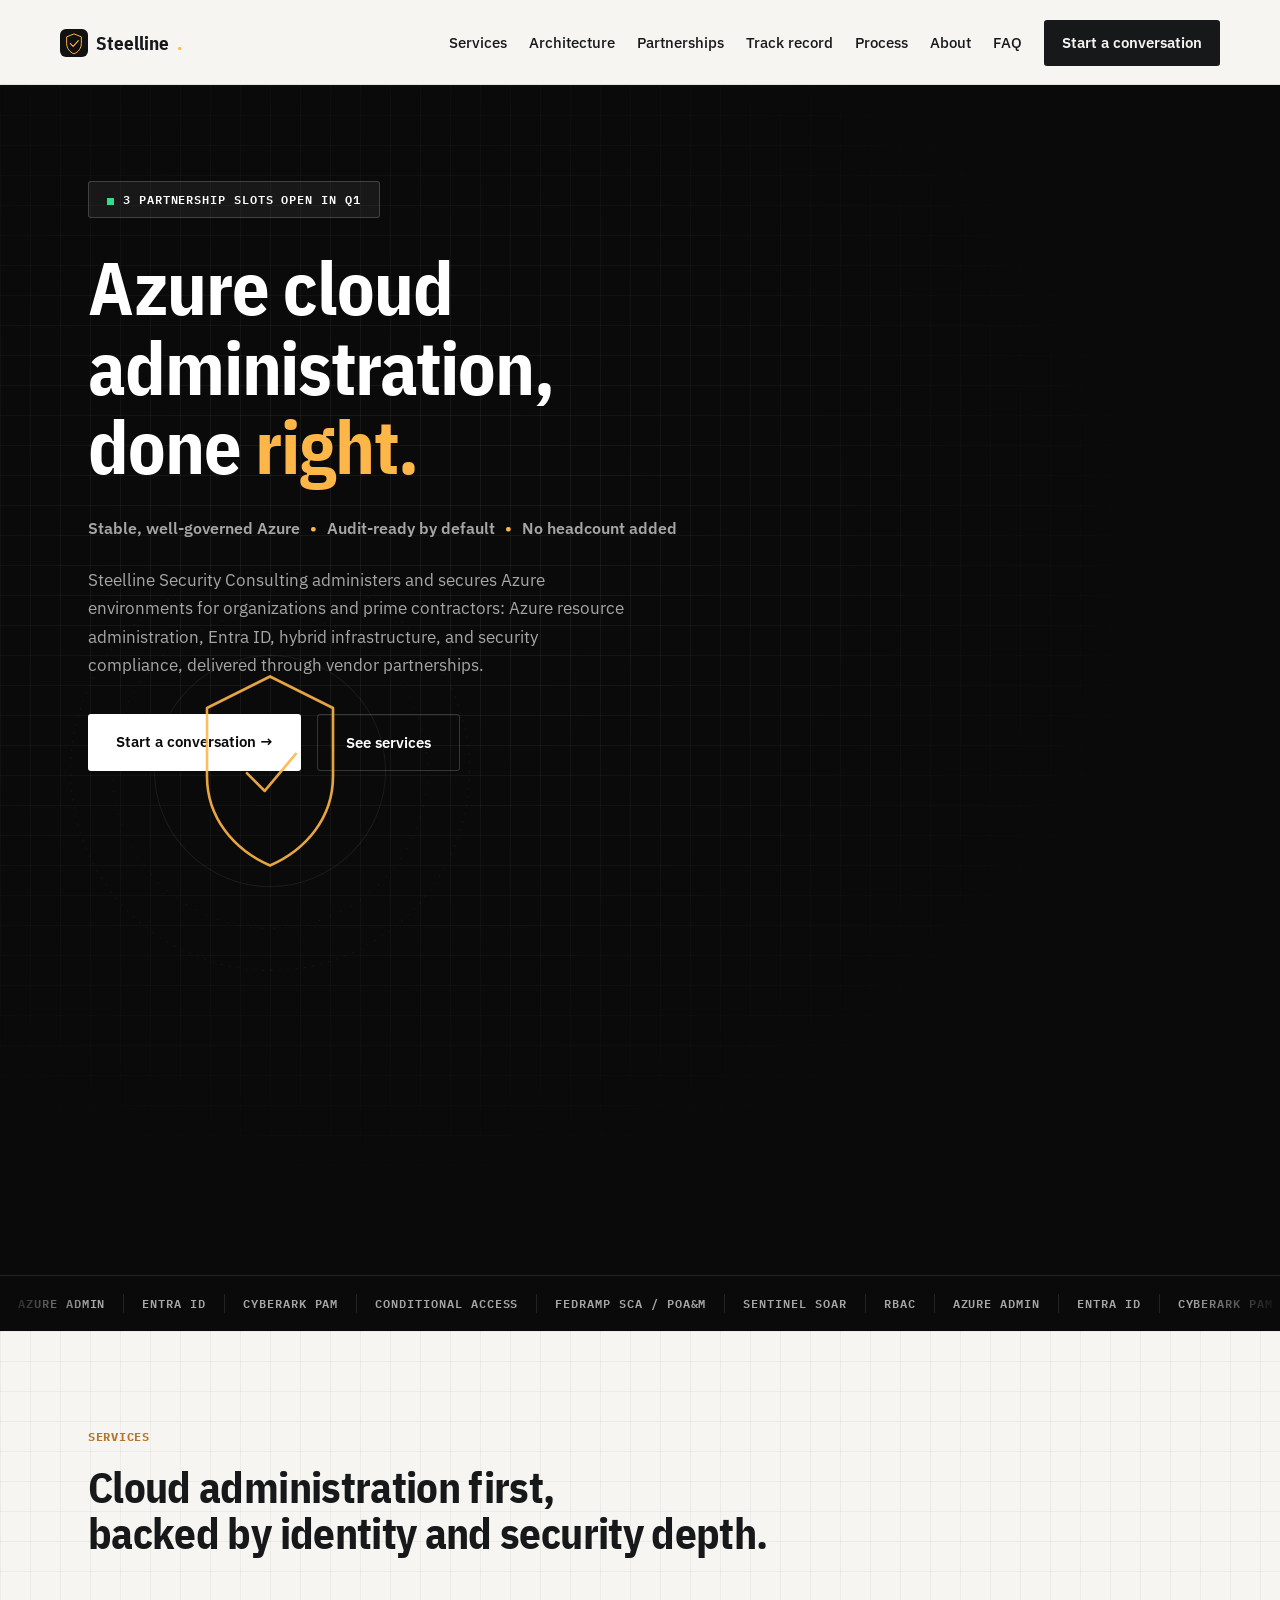
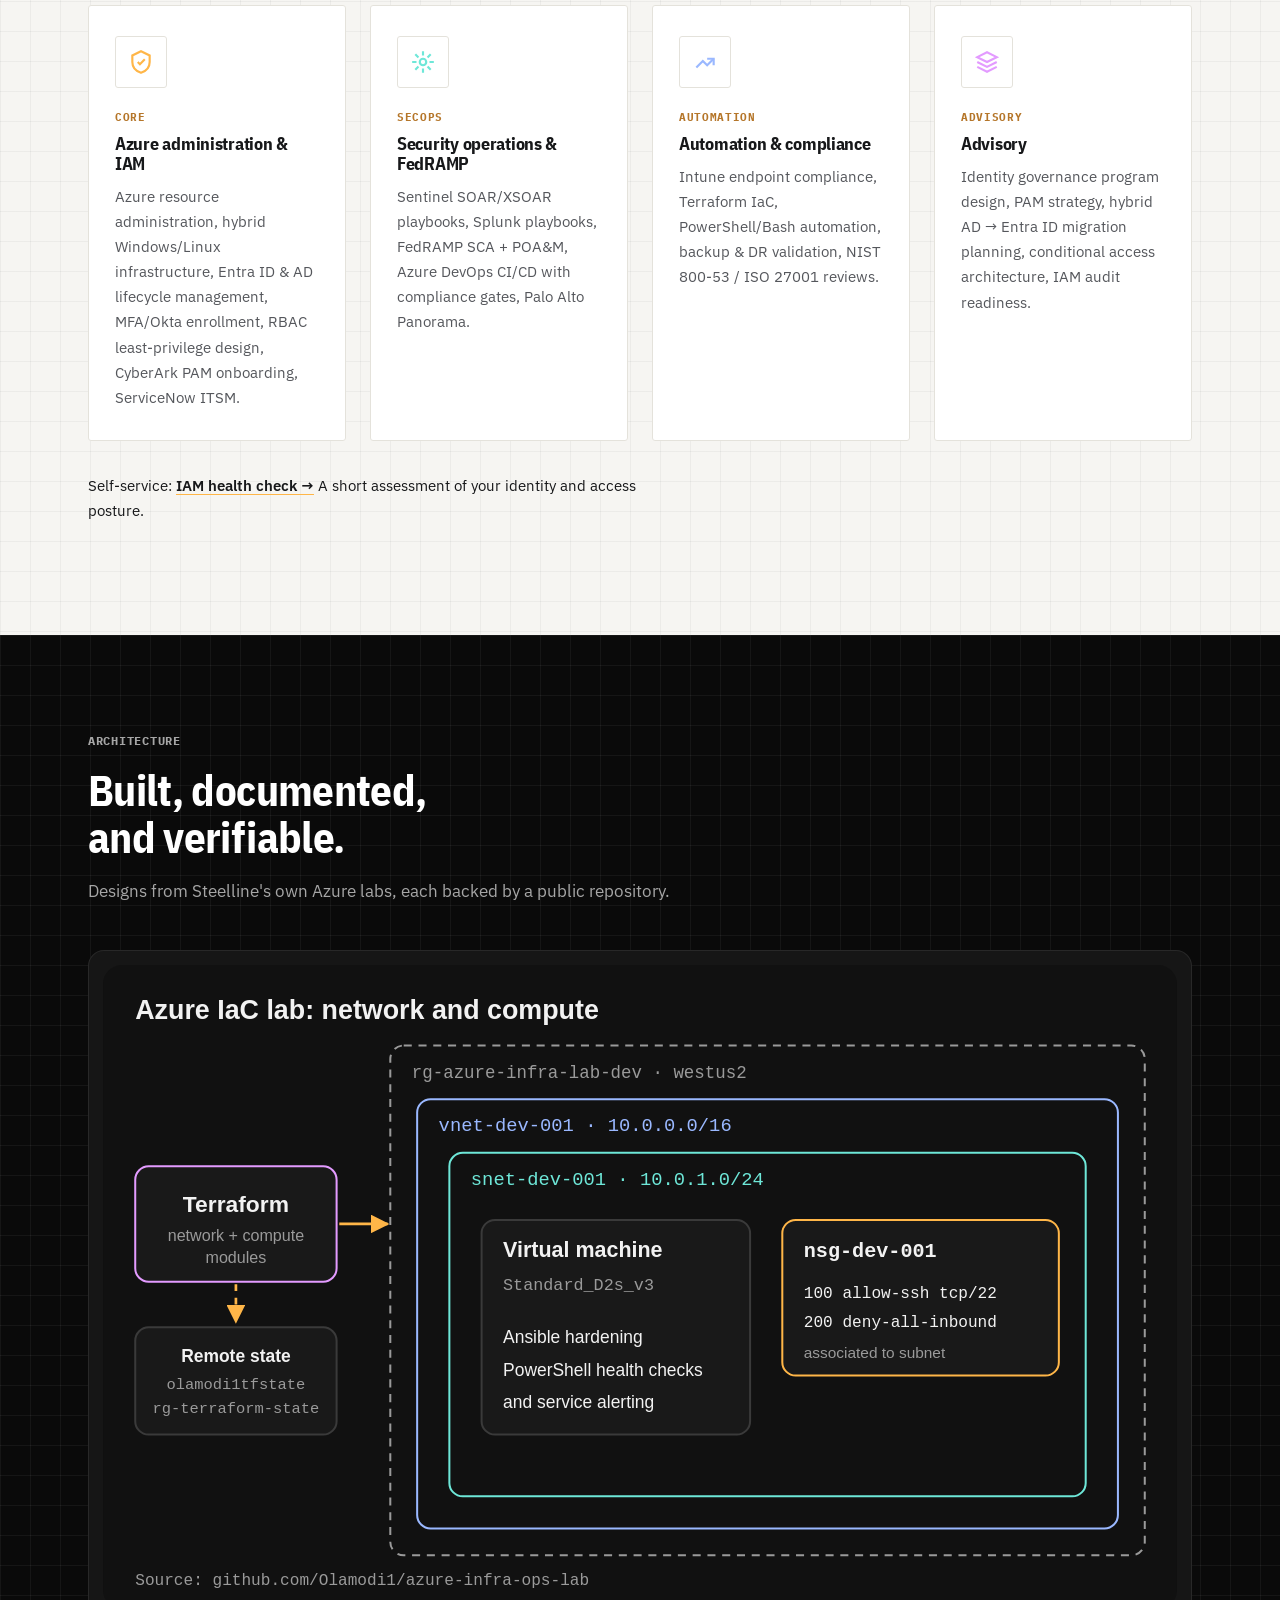
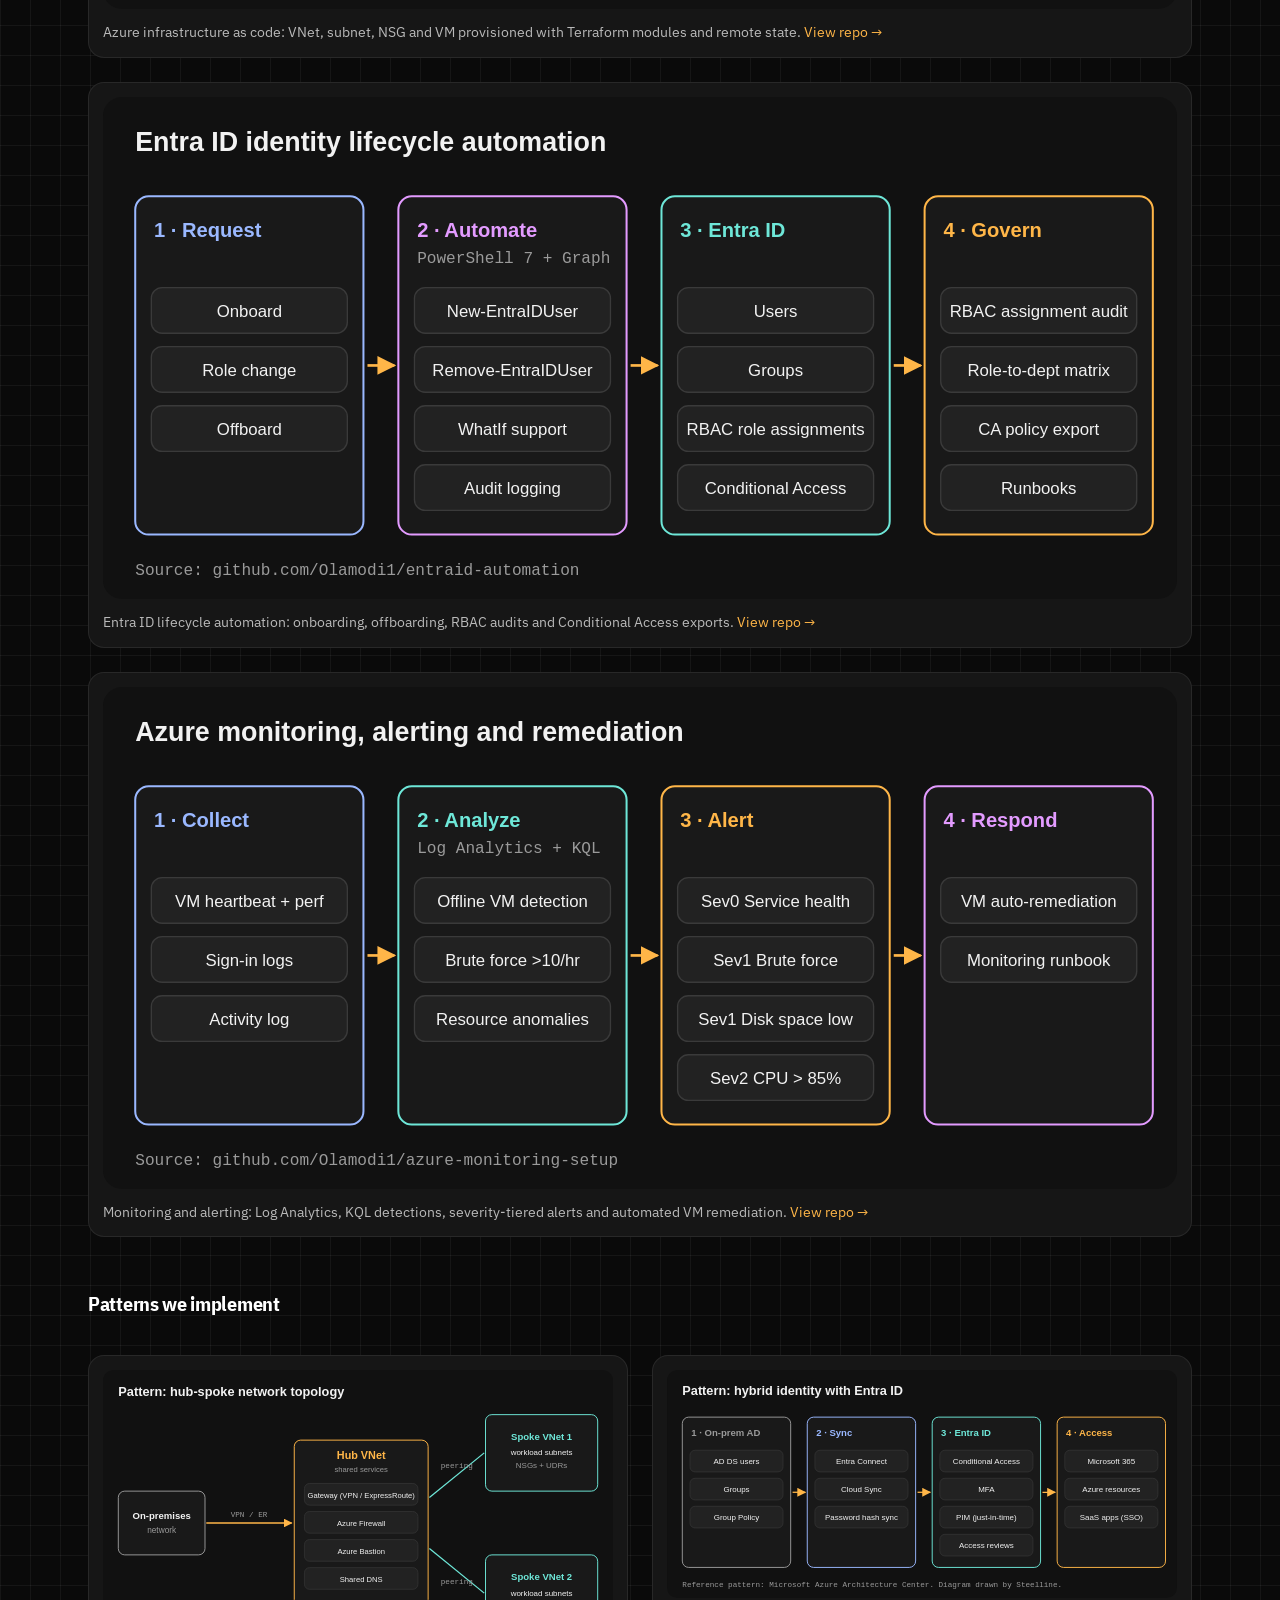
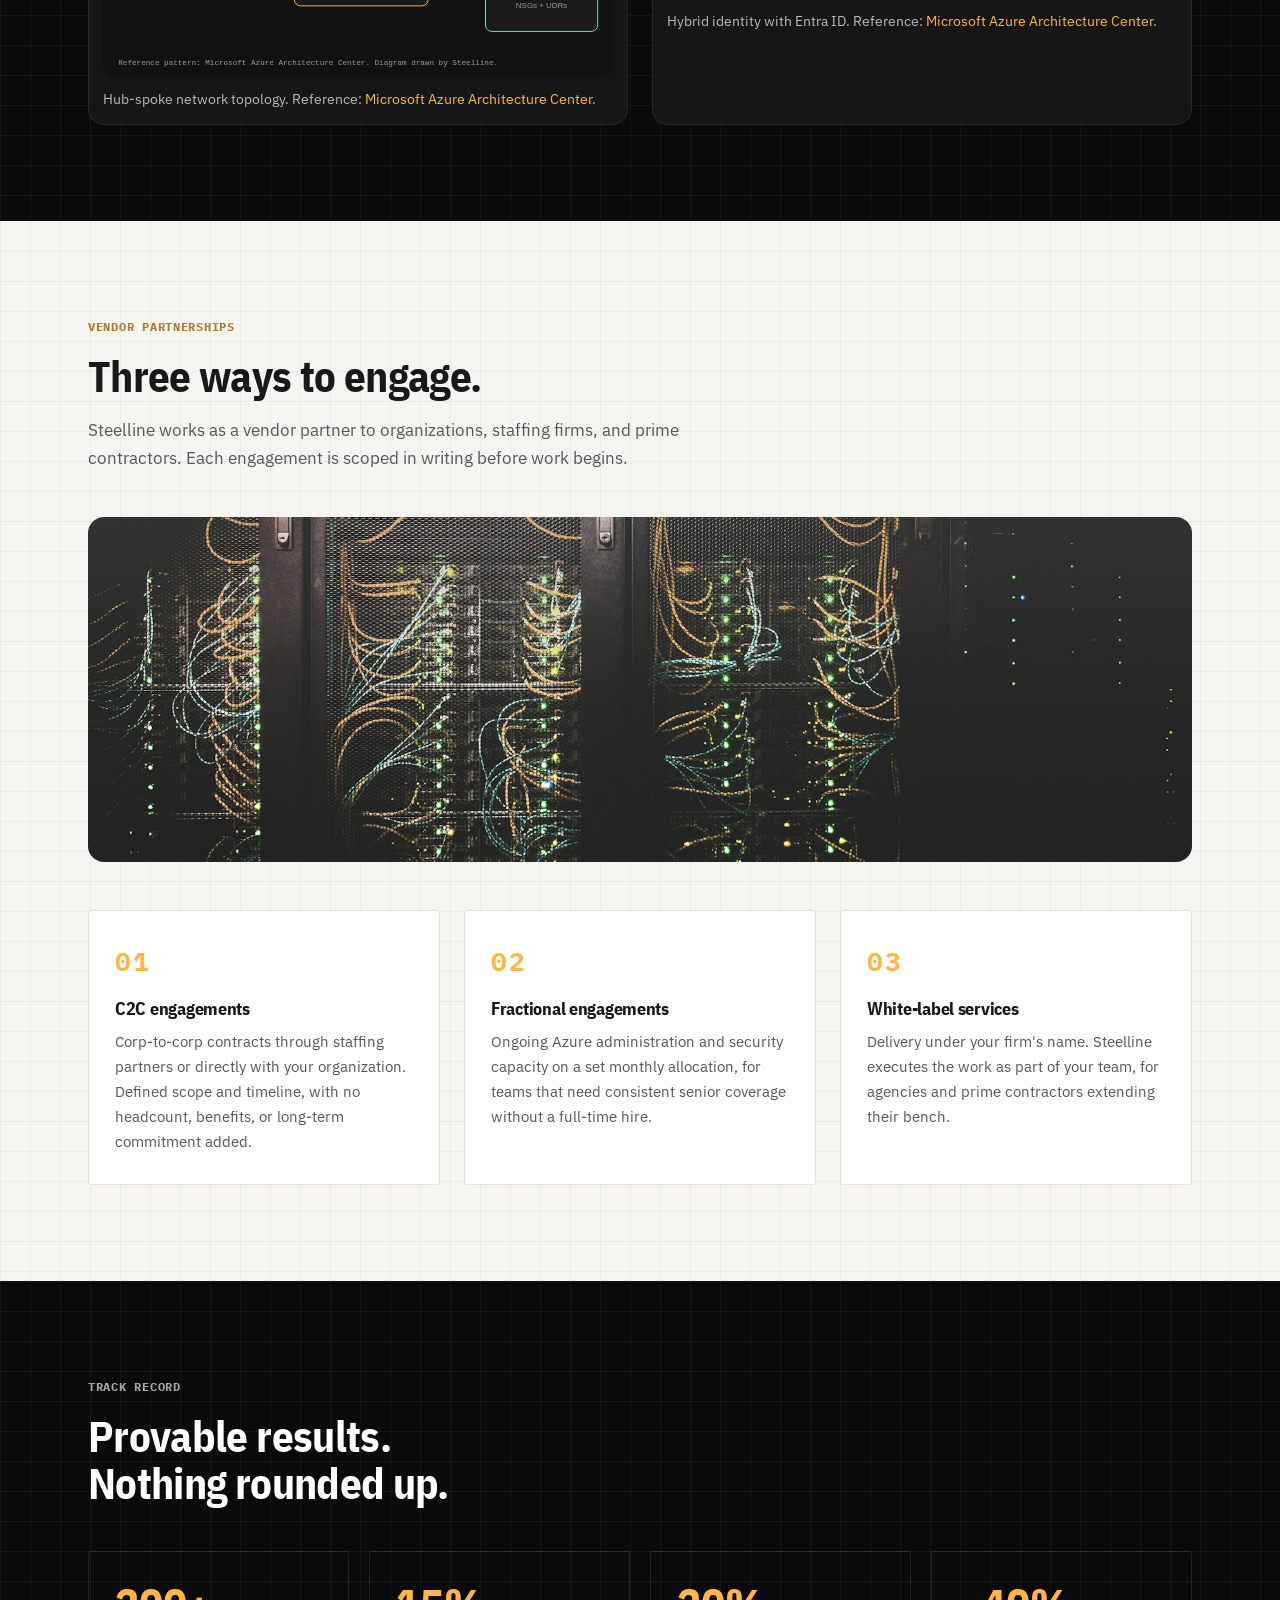
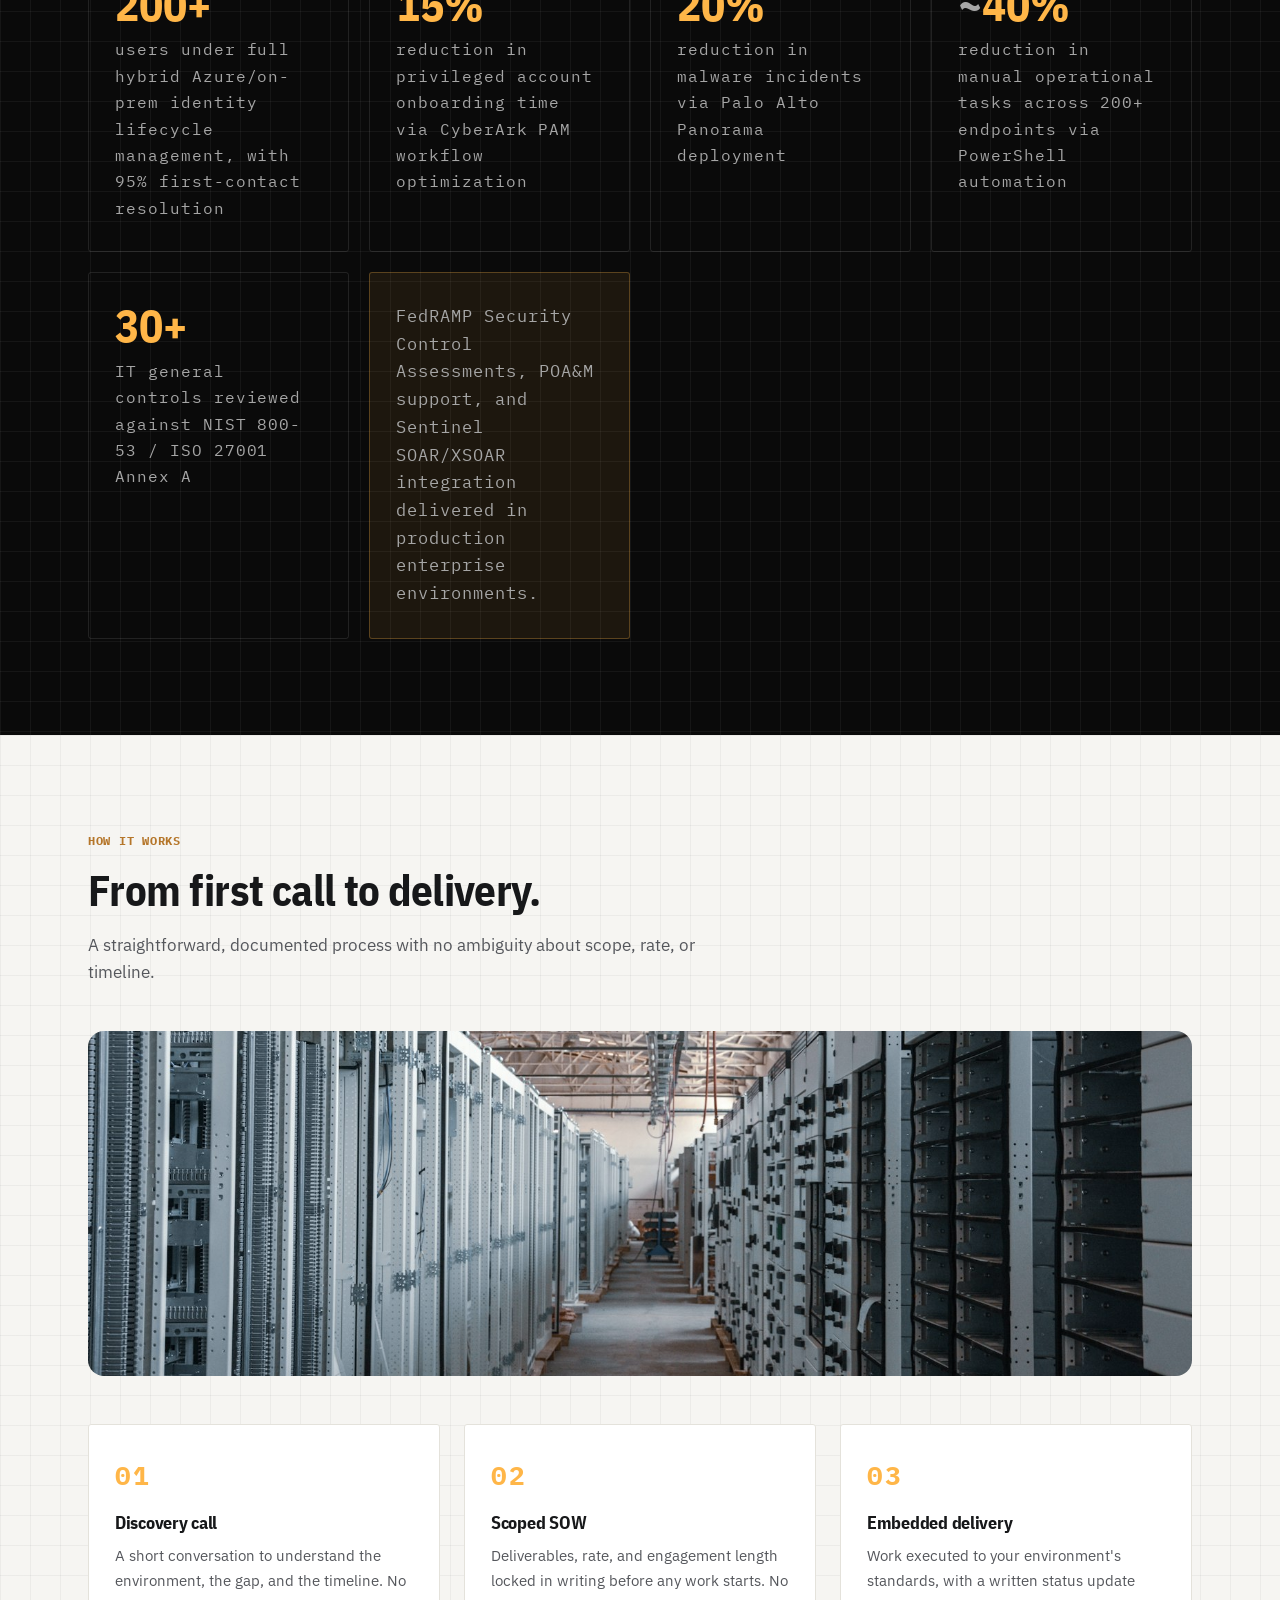
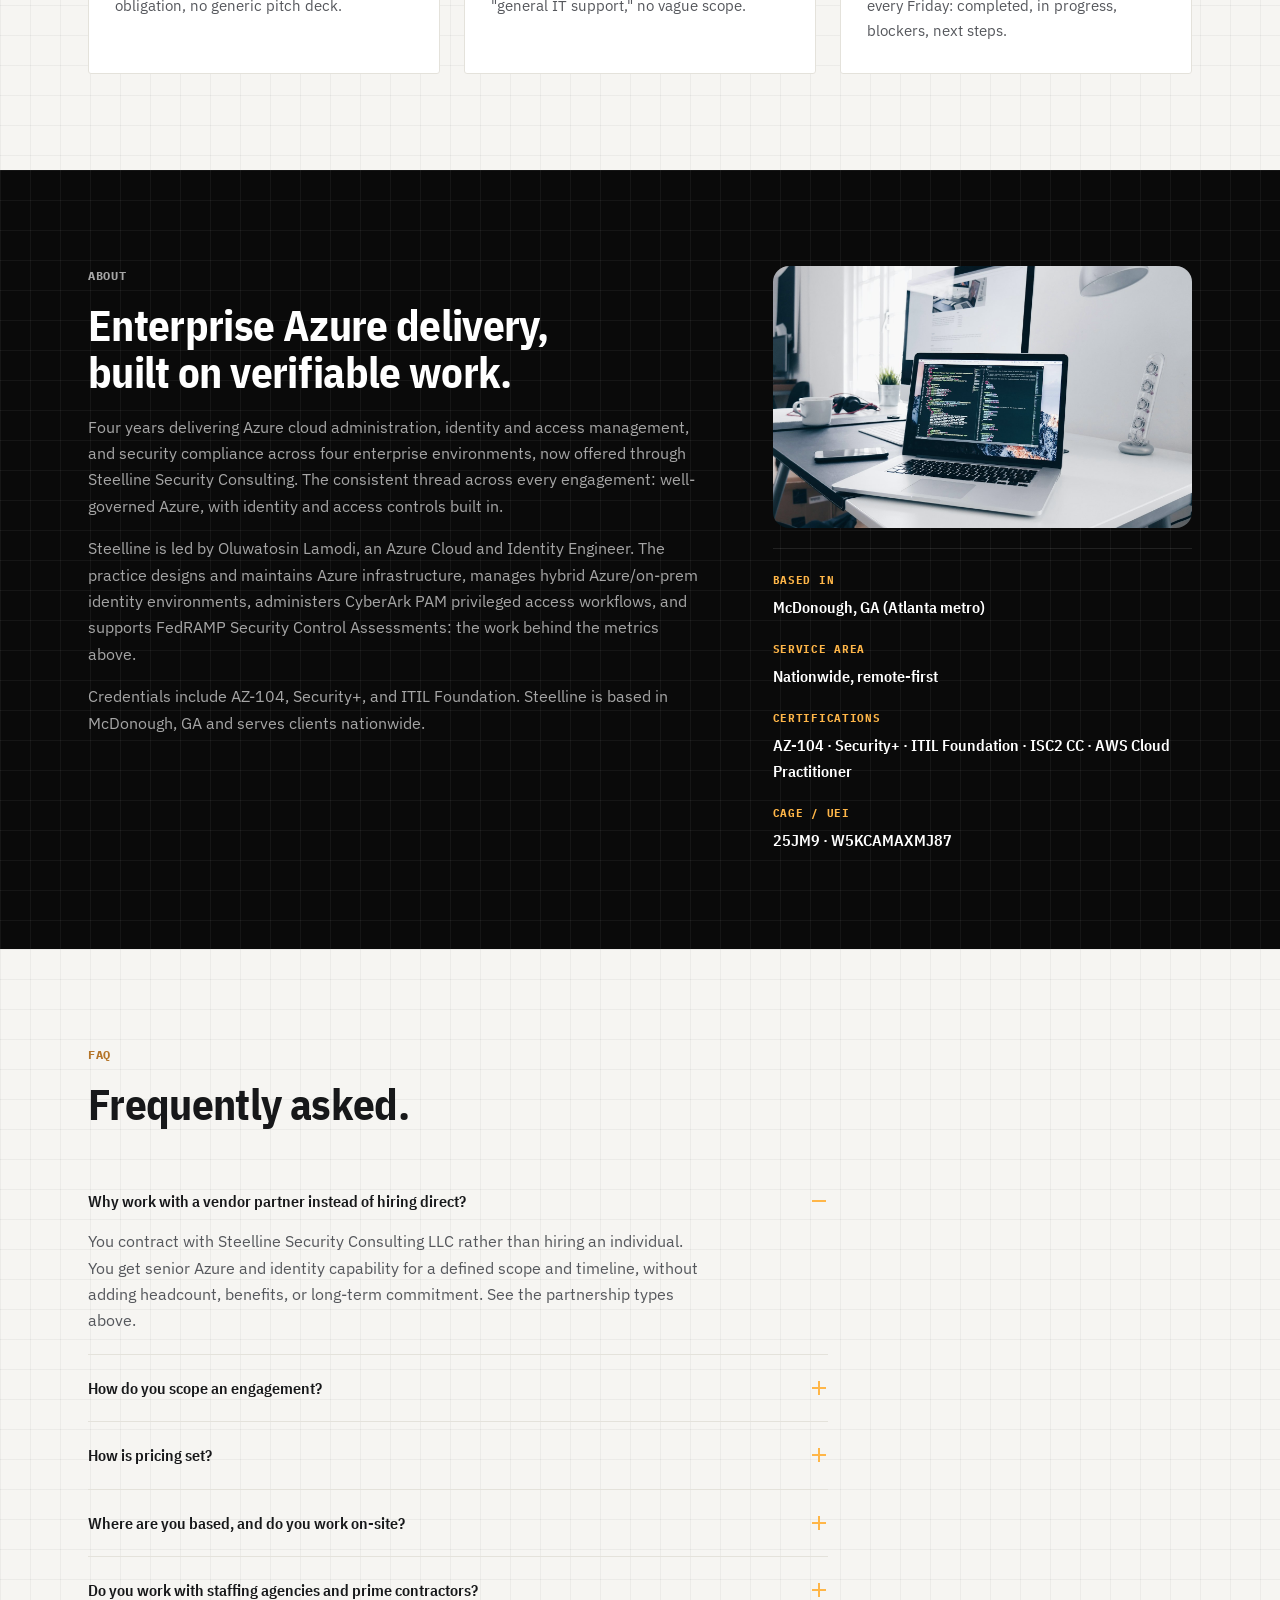
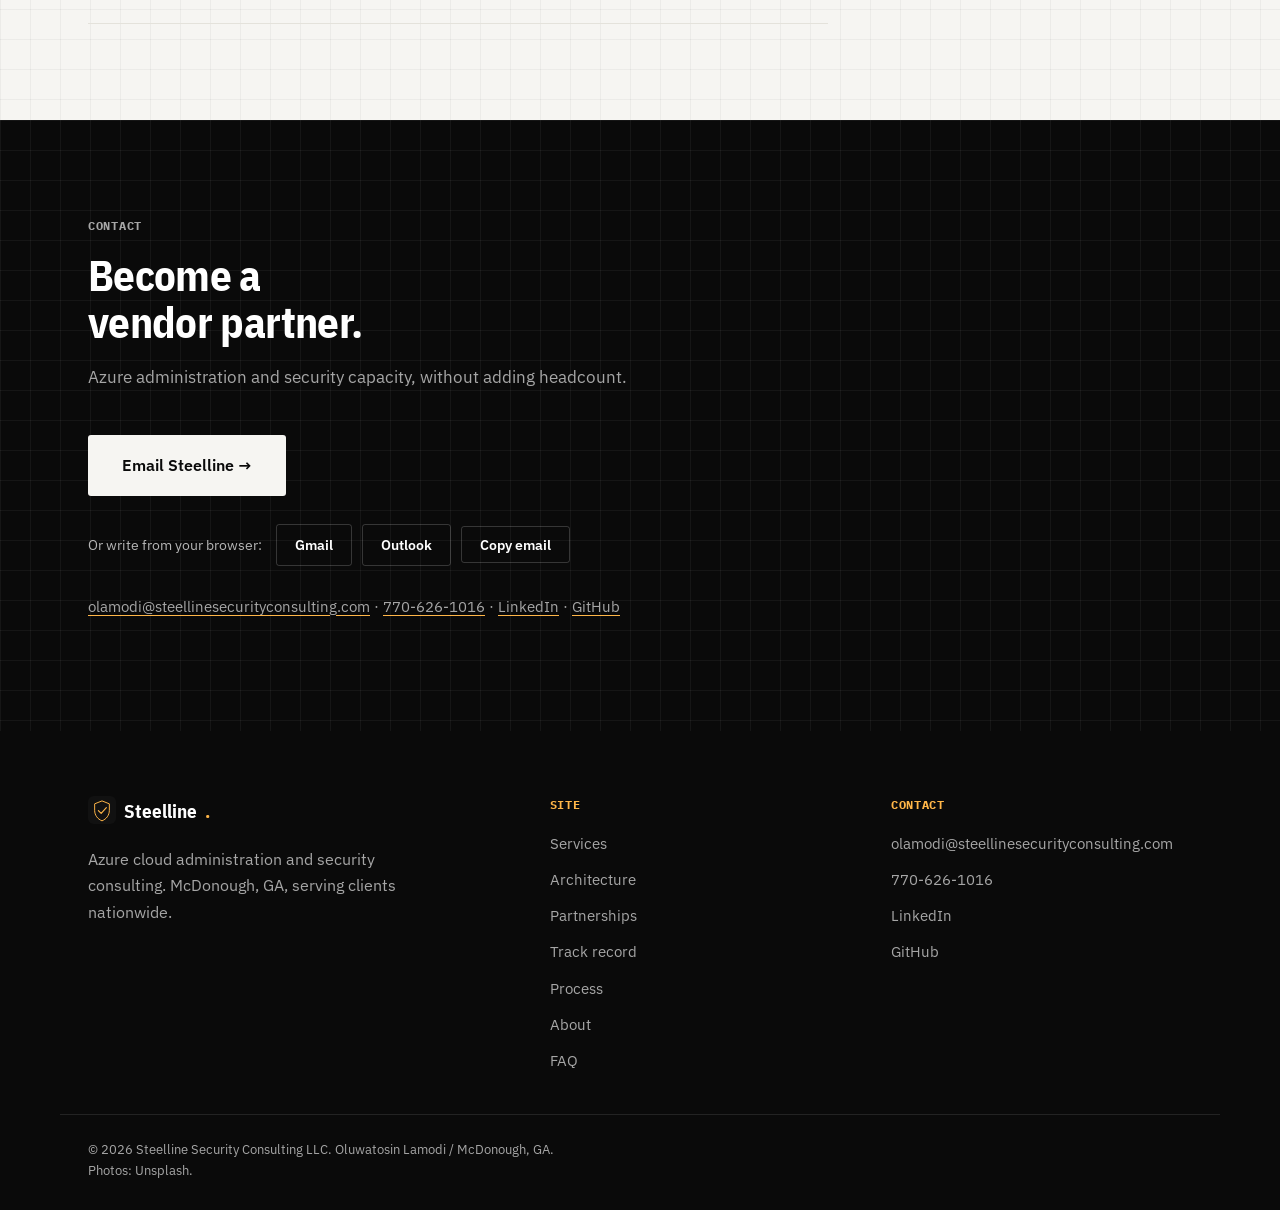
<file: index.html>
<!DOCTYPE html>
<html lang="en">
<head>
<meta charset="UTF-8">
<meta name="viewport" content="width=device-width, initial-scale=1.0">
<title>Steelline Security Consulting LLC | Azure Cloud Administration &amp; Security</title>
<meta name="description" content="Azure cloud administration and security consulting from McDonough, GA, serving clients nationwide. Azure infrastructure, Entra ID, identity and access management, and security compliance delivered through vendor partnerships.">
<link rel="canonical" href="https://steellinesecurityconsulting.com/">
<meta name="theme-color" content="#0a0a0a">
<link rel="icon" href="/favicon.svg" type="image/svg+xml">

<meta property="og:type" content="website">
<meta property="og:title" content="Steelline Security Consulting LLC | Azure Cloud Administration &amp; Security">
<meta property="og:description" content="Azure cloud administration and security consulting delivered through vendor partnerships: C2C, fractional, and white-label engagements.">
<meta property="og:url" content="https://steellinesecurityconsulting.com/">
<meta name="twitter:card" content="summary">
<meta name="twitter:title" content="Steelline Security Consulting LLC">
<meta name="twitter:description" content="Azure cloud administration and security consulting, McDonough, GA, serving clients nationwide.">

<link rel="preconnect" href="https://fonts.googleapis.com">
<link rel="preconnect" href="https://fonts.gstatic.com" crossorigin>
<link href="https://fonts.googleapis.com/css2?family=IBM+Plex+Sans:wght@400;500;600;700&family=IBM+Plex+Sans+Condensed:wght@500;600;700&family=IBM+Plex+Mono:wght@400;500;600&display=swap" rel="stylesheet">
<link rel="stylesheet" href="style.css">
<link rel="stylesheet" href="enhance.css">

<script type="application/ld+json">
{
  "@context": "https://schema.org",
  "@type": "ProfessionalService",
  "name": "Steelline Security Consulting LLC",
  "url": "https://steellinesecurityconsulting.com/",
  "email": "olamodi@steellinesecurityconsulting.com",
  "telephone": "+1-770-626-1016",
  "address": {
    "@type": "PostalAddress",
    "addressLocality": "McDonough",
    "addressRegion": "GA",
    "addressCountry": "US"
  },
  "areaServed": "United States",
  "sameAs": [
    "https://www.linkedin.com/in/oluwatosin1",
    "https://github.com/Olamodi1"
  ],
  "description": "Azure cloud administration and security consulting: Azure infrastructure, Entra ID, identity and access management, CyberArk PAM, and FedRAMP security compliance."
}
</script>
</head>
<body>

<div class="scroll-progress" aria-hidden="true"></div>
<a href="#main-content" class="skip-link">Skip to content</a>

<header class="site-header">
  <div class="wrap header-inner">
    <a href="#top" class="logo"><img src="brand/logo-icon.svg" alt="" class="logo-mark" width="28" height="28">Steelline<span>.</span></a>
    <nav id="site-nav">
      <a href="#services">Services</a>
      <a href="#architecture">Architecture</a>
      <a href="#partnerships">Partnerships</a>
      <a href="#proof">Track record</a>
      <a href="#process">Process</a>
      <a href="#about">About</a>
      <a href="#faq">FAQ</a>
      <a href="mailto:olamodi@steellinesecurityconsulting.com?subject=Vendor%20Partnership%20Inquiry" class="nav-cta">Start a conversation</a>
    </nav>
    <button id="nav-toggle" class="nav-toggle" aria-label="Toggle menu" aria-expanded="false" aria-controls="site-nav">
      <span></span><span></span><span></span>
    </button>
  </div>
</header>

<main id="top">

  <section class="hero" id="main-content">
    <div class="wrap">
      <p class="eyebrow-pill">3 partnership slots open in Q1</p>
      <h1>Azure cloud<br>administration,<br>done <em>right.</em></h1>
      <div class="hero-benefits">
        <span>Stable, well-governed Azure</span>
        <span class="dot">•</span>
        <span>Audit-ready by default</span>
        <span class="dot">•</span>
        <span>No headcount added</span>
      </div>
      <p class="lede">Steelline Security Consulting administers and secures Azure environments for organizations and prime contractors: Azure resource administration, Entra ID, hybrid infrastructure, and security compliance, delivered through vendor partnerships.</p>
      <div class="hero-actions">
        <a href="mailto:olamodi@steellinesecurityconsulting.com?subject=Vendor%20Partnership%20Inquiry" class="btn btn-pill btn-primary">Start a conversation →</a>
        <a href="#services" class="btn btn-pill btn-outline">See services</a>
      </div>
    </div>
    <div class="hero-graphic" aria-hidden="true">
      <svg viewBox="0 0 400 400" width="100%" height="100%">
        <circle class="spin-slow" cx="200" cy="200" r="190" fill="none" stroke="rgba(255,255,255,0.05)" stroke-width="1" stroke-dasharray="2 6"/>
        <circle class="spin-slow-rev" cx="200" cy="200" r="150" fill="none" stroke="rgba(255,255,255,0.08)" stroke-width="1" stroke-dasharray="1 10"/>
        <circle cx="200" cy="200" r="110" fill="none" stroke="rgba(255,255,255,0.08)" stroke-width="1"/>
        <path class="pulse-shield" d="M200 110 L260 140 V205 C260 245 234 275 200 290 C166 275 140 245 140 205 V140 Z" fill="none" stroke="#ffb648" stroke-width="2.5" stroke-linejoin="round"/>
        <path class="draw-check" d="M178 202 L195 219 L226 182" fill="none" stroke="#ffb648" stroke-width="2.5" stroke-linecap="round" stroke-linejoin="round"/>
      </svg>
    </div>
  </section>

  <section class="tech-strip">
    <div class="marquee">
      <div class="marquee-track">
        <span>AZURE ADMIN</span><span>ENTRA ID</span><span>CYBERARK PAM</span><span>CONDITIONAL ACCESS</span><span>FEDRAMP SCA / POA&amp;M</span><span>SENTINEL SOAR</span><span>RBAC</span>
        <span aria-hidden="true">AZURE ADMIN</span><span aria-hidden="true">ENTRA ID</span><span aria-hidden="true">CYBERARK PAM</span><span aria-hidden="true">CONDITIONAL ACCESS</span><span aria-hidden="true">FEDRAMP SCA / POA&amp;M</span><span aria-hidden="true">SENTINEL SOAR</span><span aria-hidden="true">RBAC</span>
      </div>
    </div>
  </section>

  <section id="services" class="section reveal">
    <div class="wrap">
      <p class="eyebrow">Services</p>
      <h2>Cloud administration first,<br>backed by identity and security depth.</h2>

      <div class="service-grid">
        <div class="service-card reveal-item">
          <div class="service-icon" style="--accent:#ffb648">
            <svg viewBox="0 0 24 24" width="26" height="26" fill="none" stroke="currentColor" stroke-width="2"><path d="M12 2 L20 6 V12 C20 17 16.5 20.5 12 22 C7.5 20.5 4 17 4 12 V6 Z"/><path d="M9 12 L11 14 L15.5 9.5"/></svg>
          </div>
          <span class="service-tag">Core</span>
          <h3>Azure administration &amp; IAM</h3>
          <p>Azure resource administration, hybrid Windows/Linux infrastructure, Entra ID &amp; AD lifecycle management, MFA/Okta enrollment, RBAC least-privilege design, CyberArk PAM onboarding, ServiceNow ITSM.</p>
        </div>
        <div class="service-card reveal-item">
          <div class="service-icon" style="--accent:#6ee7d8">
            <svg viewBox="0 0 24 24" width="26" height="26" fill="none" stroke="currentColor" stroke-width="2"><circle cx="12" cy="12" r="3"/><path d="M12 2 V6 M12 18 V22 M4.9 4.9 L7.8 7.8 M16.2 16.2 L19.1 19.1 M2 12 H6 M18 12 H22 M4.9 19.1 L7.8 16.2 M16.2 7.8 L19.1 4.9"/></svg>
          </div>
          <span class="service-tag">SecOps</span>
          <h3>Security operations &amp; FedRAMP</h3>
          <p>Sentinel SOAR/XSOAR playbooks, Splunk playbooks, FedRAMP SCA + POA&amp;M, Azure DevOps CI/CD with compliance gates, Palo Alto Panorama.</p>
        </div>
        <div class="service-card reveal-item">
          <div class="service-icon" style="--accent:#9ab8ff">
            <svg viewBox="0 0 24 24" width="26" height="26" fill="none" stroke="currentColor" stroke-width="2"><path d="M4 17 L10 11 L14 15 L20 9"/><path d="M20 15 V9 H14"/></svg>
          </div>
          <span class="service-tag">Automation</span>
          <h3>Automation &amp; compliance</h3>
          <p>Intune endpoint compliance, Terraform IaC, PowerShell/Bash automation, backup &amp; DR validation, NIST 800-53 / ISO 27001 reviews.</p>
        </div>
        <div class="service-card reveal-item">
          <div class="service-icon" style="--accent:#e39bff">
            <svg viewBox="0 0 24 24" width="26" height="26" fill="none" stroke="currentColor" stroke-width="2"><path d="M12 3 L21 7.5 L12 12 L3 7.5 Z"/><path d="M3 12 L12 16.5 L21 12 M3 16.5 L12 21 L21 16.5"/></svg>
          </div>
          <span class="service-tag">Advisory</span>
          <h3>Advisory</h3>
          <p>Identity governance program design, PAM strategy, hybrid AD → Entra ID migration planning, conditional access architecture, IAM audit readiness.</p>
        </div>
      </div>
      <p class="services-note">Self-service: <a href="https://steelline-mini.yellowpond-94cd7799.eastus.azurecontainerapps.io/" target="_blank" rel="noopener">IAM health check →</a> A short assessment of your identity and access posture.</p>
    </div>
  </section>

  <section id="architecture" class="section section-dark reveal">
    <div class="wrap">
      <p class="eyebrow eyebrow-light">Architecture</p>
      <h2>Built, documented,<br>and verifiable.</h2>
      <p class="section-lede">Designs from Steelline's own Azure labs, each backed by a public repository.</p>

      <div class="arch-grid arch-grid-feature">
        <figure class="arch-card reveal-item">
          <a href="brand/diagrams/iac-lab-network.svg" target="_blank" rel="noopener"><img src="brand/diagrams/iac-lab-network.svg" alt="Terraform-provisioned Azure resource group with a VNet, subnet, network security group and virtual machine" loading="lazy" width="800" height="480"></a>
          <figcaption>Azure infrastructure as code: VNet, subnet, NSG and VM provisioned with Terraform modules and remote state. <a href="https://github.com/Olamodi1/azure-infra-ops-lab" target="_blank" rel="noopener">View repo →</a></figcaption>
        </figure>
        <figure class="arch-card reveal-item">
          <a href="brand/diagrams/entra-lifecycle.svg" target="_blank" rel="noopener"><img src="brand/diagrams/entra-lifecycle.svg" alt="Identity lifecycle flow from request through PowerShell and Microsoft Graph automation into Entra ID, with governance outputs" loading="lazy" width="800" height="374"></a>
          <figcaption>Entra ID lifecycle automation: onboarding, offboarding, RBAC audits and Conditional Access exports. <a href="https://github.com/Olamodi1/entraid-automation" target="_blank" rel="noopener">View repo →</a></figcaption>
        </figure>
        <figure class="arch-card reveal-item">
          <a href="brand/diagrams/monitoring-alerting.svg" target="_blank" rel="noopener"><img src="brand/diagrams/monitoring-alerting.svg" alt="Monitoring flow from log sources into Log Analytics KQL detections, alert rules and automated remediation" loading="lazy" width="800" height="374"></a>
          <figcaption>Monitoring and alerting: Log Analytics, KQL detections, severity-tiered alerts and automated VM remediation. <a href="https://github.com/Olamodi1/azure-monitoring-setup" target="_blank" rel="noopener">View repo →</a></figcaption>
        </figure>
      </div>

      <h3 class="arch-subhead">Patterns we implement</h3>
      <div class="arch-grid">
        <figure class="arch-card reveal-item">
          <a href="brand/diagrams/pattern-hub-spoke.svg" target="_blank" rel="noopener"><img src="brand/diagrams/pattern-hub-spoke.svg" alt="Hub-spoke network pattern: hub VNet with gateway, firewall and Bastion peered to two spoke VNets" loading="lazy" width="800" height="480"></a>
          <figcaption>Hub-spoke network topology. Reference: <a href="https://learn.microsoft.com/en-us/azure/architecture/networking/architecture/hub-spoke" target="_blank" rel="noopener">Microsoft Azure Architecture Center</a>.</figcaption>
        </figure>
        <figure class="arch-card reveal-item">
          <a href="brand/diagrams/pattern-hybrid-identity.svg" target="_blank" rel="noopener"><img src="brand/diagrams/pattern-hybrid-identity.svg" alt="Hybrid identity pattern: on-premises AD DS synchronized to Entra ID with Conditional Access, MFA and PIM" loading="lazy" width="800" height="358"></a>
          <figcaption>Hybrid identity with Entra ID. Reference: <a href="https://learn.microsoft.com/en-us/azure/architecture/reference-architectures/identity/azure-ad" target="_blank" rel="noopener">Microsoft Azure Architecture Center</a>.</figcaption>
        </figure>
      </div>
    </div>
  </section>

  <section id="partnerships" class="section reveal">
    <div class="wrap">
      <p class="eyebrow">Vendor partnerships</p>
      <h2>Three ways to engage.</h2>
      <p class="section-lede">Steelline works as a vendor partner to organizations, staffing firms, and prime contractors. Each engagement is scoped in writing before work begins.</p>
      <figure class="photo-banner reveal-item"><img src="brand/photos/partnerships-network.jpg" alt="Close-up of blue network cables connected to switching equipment" loading="lazy" width="1600" height="898"></figure>

      <div class="process-grid">
        <div class="process-card reveal-item">
          <span class="process-num">01</span>
          <h3>C2C engagements</h3>
          <p>Corp-to-corp contracts through staffing partners or directly with your organization. Defined scope and timeline, with no headcount, benefits, or long-term commitment added.</p>
        </div>
        <div class="process-card reveal-item">
          <span class="process-num">02</span>
          <h3>Fractional engagements</h3>
          <p>Ongoing Azure administration and security capacity on a set monthly allocation, for teams that need consistent senior coverage without a full-time hire.</p>
        </div>
        <div class="process-card reveal-item">
          <span class="process-num">03</span>
          <h3>White-label services</h3>
          <p>Delivery under your firm's name. Steelline executes the work as part of your team, for agencies and prime contractors extending their bench.</p>
        </div>
      </div>
    </div>
  </section>

  <section id="proof" class="section section-dark reveal">
    <div class="wrap">
      <p class="eyebrow eyebrow-light">Track record</p>
      <h2>Provable results.<br>Nothing rounded up.</h2>

      <div class="stat-grid">
        <div class="stat-card reveal-item">
          <p class="stat-num"><span class="stat-count" data-count="200">0</span><span>+</span></p>
          <p class="stat-desc">users under full hybrid Azure/on-prem identity lifecycle management, with 95% first-contact resolution</p>
        </div>
        <div class="stat-card reveal-item">
          <p class="stat-num"><span class="stat-count" data-count="15">0</span><span>%</span></p>
          <p class="stat-desc">reduction in privileged account onboarding time via CyberArk PAM workflow optimization</p>
        </div>
        <div class="stat-card reveal-item">
          <p class="stat-num"><span class="stat-count" data-count="20">0</span><span>%</span></p>
          <p class="stat-desc">reduction in malware incidents via Palo Alto Panorama deployment</p>
        </div>
        <div class="stat-card reveal-item">
          <p class="stat-num">~<span class="stat-count" data-count="40">0</span><span>%</span></p>
          <p class="stat-desc">reduction in manual operational tasks across 200+ endpoints via PowerShell automation</p>
        </div>
        <div class="stat-card reveal-item">
          <p class="stat-num"><span class="stat-count" data-count="30">0</span><span>+</span></p>
          <p class="stat-desc">IT general controls reviewed against NIST 800-53 / ISO 27001 Annex A</p>
        </div>
        <div class="stat-card stat-card-accent reveal-item">
          <p class="stat-desc stat-desc-large">FedRAMP Security Control Assessments, POA&amp;M support, and Sentinel SOAR/XSOAR integration delivered in production enterprise environments.</p>
        </div>
      </div>
    </div>
  </section>

  <section id="process" class="section reveal">
    <div class="wrap">
      <p class="eyebrow">How it works</p>
      <h2>From first call to delivery.</h2>
      <p class="section-lede">A straightforward, documented process with no ambiguity about scope, rate, or timeline.</p>
      <figure class="photo-banner reveal-item"><img src="brand/photos/process-datacenter.jpg" alt="Server room aisle lined with equipment racks" loading="lazy" width="1600" height="920"></figure>

      <div class="process-grid">
        <div class="process-card reveal-item">
          <span class="process-num">01</span>
          <h3>Discovery call</h3>
          <p>A short conversation to understand the environment, the gap, and the timeline. No obligation, no generic pitch deck.</p>
        </div>
        <div class="process-card reveal-item">
          <span class="process-num">02</span>
          <h3>Scoped SOW</h3>
          <p>Deliverables, rate, and engagement length locked in writing before any work starts. No "general IT support," no vague scope.</p>
        </div>
        <div class="process-card reveal-item">
          <span class="process-num">03</span>
          <h3>Embedded delivery</h3>
          <p>Work executed to your environment's standards, with a written status update every Friday: completed, in progress, blockers, next steps.</p>
        </div>
      </div>
    </div>
  </section>

  <section id="about" class="section section-dark reveal">
    <div class="wrap about-grid">
      <div>
        <p class="eyebrow eyebrow-light">About</p>
        <h2>Enterprise Azure delivery,<br>built on verifiable work.</h2>
        <!-- Coaching note asked for "in business for 4 years"; the LLC was formed 2026-08, so tenure is framed as delivery history instead. Do not change to a business-age claim. -->
        <p>Four years delivering Azure cloud administration, identity and access management, and security compliance across four enterprise environments, now offered through Steelline Security Consulting. The consistent thread across every engagement: well-governed Azure, with identity and access controls built in.</p>
        <p>Steelline is led by Oluwatosin Lamodi, an Azure Cloud and Identity Engineer. The practice designs and maintains Azure infrastructure, manages hybrid Azure/on-prem identity environments, administers CyberArk PAM privileged access workflows, and supports FedRAMP Security Control Assessments: the work behind the metrics above.</p>
        <p>Credentials include AZ-104, Security+, and ITIL Foundation. Steelline is based in McDonough, GA and serves clients nationwide.</p>
      </div>
      <div class="about-side">
      <img class="about-photo" src="brand/photos/about-workspace.jpg" alt="Laptop showing code on a working desk" loading="lazy" width="1600" height="1065">
      <dl class="about-facts">
        <dt>Based in</dt>
        <dd>McDonough, GA (Atlanta metro)</dd>
        <dt>Service area</dt>
        <dd>Nationwide, remote-first</dd>
        <dt>Certifications</dt>
        <dd>AZ-104 · Security+ · ITIL Foundation · ISC2 CC · AWS Cloud Practitioner</dd>
        <dt>CAGE / UEI</dt>
        <dd>25JM9 · W5KCAMAXMJ87</dd>
      </dl>
      </div>
    </div>
  </section>

  <section id="faq" class="section reveal">
    <div class="wrap">
      <p class="eyebrow">FAQ</p>
      <h2>Frequently asked.</h2>

      <div class="faq-list">
        <details class="faq-item" open>
          <summary>Why work with a vendor partner instead of hiring direct?<span class="faq-icon"></span></summary>
          <p>You contract with Steelline Security Consulting LLC rather than hiring an individual. You get senior Azure and identity capability for a defined scope and timeline, without adding headcount, benefits, or long-term commitment. See the partnership types above.</p>
        </details>
        <details class="faq-item">
          <summary>How do you scope an engagement?<span class="faq-icon"></span></summary>
          <p>Every engagement starts with a discovery call, followed by a written SOW covering deliverables, rate, and timeline before any billable work begins. See the process above.</p>
        </details>
        <details class="faq-item">
          <summary>How is pricing set?<span class="faq-icon"></span></summary>
          <p>Pricing depends on scope and partnership type, and is confirmed in the SOW before work starts.</p>
        </details>
        <details class="faq-item">
          <summary>Where are you based, and do you work on-site?<span class="faq-icon"></span></summary>
          <p>Based in McDonough, GA (Atlanta metro), serving clients nationwide. Engagements are remote-first, with on-site availability in the Atlanta metro area as needed.</p>
        </details>
        <details class="faq-item">
          <summary>Do you work with staffing agencies and prime contractors?<span class="faq-icon"></span></summary>
          <p>Yes. Staffing partners, prime contractors, and direct client engagements are all in scope.</p>
        </details>
      </div>
    </div>
  </section>

  <section id="contact" class="section section-dark section-contact reveal">
    <div class="wrap contact-wrap">
      <p class="eyebrow eyebrow-light">Contact</p>
      <h2>Become a<br>vendor partner.</h2>
      <p class="section-lede">Azure administration and security capacity, without adding headcount.</p>
      <a href="mailto:olamodi@steellinesecurityconsulting.com?subject=Vendor%20Partnership%20Inquiry" class="btn btn-pill btn-primary btn-large">Email Steelline →</a>
      <div class="email-options">
        <span>Or write from your browser:</span>
        <a href="https://mail.google.com/mail/?view=cm&amp;fs=1&amp;to=olamodi@steellinesecurityconsulting.com&amp;su=Vendor%20Partnership%20Inquiry" target="_blank" rel="noopener" class="btn btn-pill btn-outline">Gmail</a>
        <a href="https://outlook.office.com/mail/deeplink/compose?to=olamodi@steellinesecurityconsulting.com&amp;subject=Vendor%20Partnership%20Inquiry" target="_blank" rel="noopener" class="btn btn-pill btn-outline">Outlook</a>
        <button type="button" class="btn btn-pill btn-outline" data-copy="olamodi@steellinesecurityconsulting.com">Copy email</button>
      </div>
      <p class="contact-line">
        <a href="mailto:olamodi@steellinesecurityconsulting.com">olamodi@steellinesecurityconsulting.com</a> ·
        <a href="tel:7706261016">770-626-1016</a> ·
        <a href="https://www.linkedin.com/in/oluwatosin1" target="_blank" rel="noopener">LinkedIn</a> ·
        <a href="https://github.com/Olamodi1" target="_blank" rel="noopener">GitHub</a>
      </p>
    </div>
  </section>

</main>

<footer class="site-footer">
  <div class="wrap footer-grid">
    <div class="footer-brand">
      <a href="#top" class="logo"><img src="brand/logo-icon.svg" alt="" class="logo-mark" width="28" height="28">Steelline<span>.</span></a>
      <p>Azure cloud administration and security consulting. McDonough, GA, serving clients nationwide.</p>
    </div>
    <div class="footer-col">
      <p class="footer-heading">Site</p>
      <a href="#services">Services</a>
      <a href="#architecture">Architecture</a>
      <a href="#partnerships">Partnerships</a>
      <a href="#proof">Track record</a>
      <a href="#process">Process</a>
      <a href="#about">About</a>
      <a href="#faq">FAQ</a>
    </div>
    <div class="footer-col">
      <p class="footer-heading">Contact</p>
      <a href="mailto:olamodi@steellinesecurityconsulting.com">olamodi@steellinesecurityconsulting.com</a>
      <a href="tel:7706261016">770-626-1016</a>
      <a href="https://www.linkedin.com/in/oluwatosin1" target="_blank" rel="noopener">LinkedIn</a>
      <a href="https://github.com/Olamodi1" target="_blank" rel="noopener">GitHub</a>
    </div>
  </div>
  <div class="wrap footer-bottom">
    <p>&copy; 2026 Steelline Security Consulting LLC. Oluwatosin Lamodi / McDonough, GA. Photos: Unsplash.</p>
  </div>
</footer>

<script src="script.js"></script>
<script src="enhance.js"></script>
</body>
</html>
</file>
<file: style.css>
:root {
  --black: #0a0a0a;
  --black-soft: #131313;
  --white: #ffffff;
  --ink-soft: #a6a6a6;
  --line: rgba(255,255,255,0.1);
  --line-strong: rgba(255,255,255,0.18);
  --accent: #ffb648;
  --accent-2: #6ee7d8;
  --paper: #f6f5f2;
  --paper-ink: #17181a;
  --paper-ink-soft: #55575c;
  --paper-line: #e4e2db;
  --max-width: 1160px;
  --font: "Inter", -apple-system, "Segoe UI", Arial, sans-serif;
  --font-display: "Sora", var(--font);
}

* { box-sizing: border-box; }

:focus-visible { outline: 2px solid var(--accent); outline-offset: 3px; }

.skip-link {
  position: absolute; left: -999px; top: auto;
  background: var(--white); color: var(--black);
  font-weight: 600; padding: 12px 18px; z-index: 100;
}
.skip-link:focus { left: 16px; top: 16px; }

body {
  margin: 0;
  font-family: var(--font);
  color: var(--paper-ink);
  background: var(--paper);
  line-height: 1.65;
  font-size: 16px;
}

.wrap { max-width: var(--max-width); margin: 0 auto; padding: 0 28px; position: relative; }

h1, h2, h3 {
  font-family: var(--font-display);
  font-weight: 700;
  margin: 0 0 18px;
  letter-spacing: -0.02em;
  line-height: 1.08;
}
h1 { font-size: clamp(2.6rem, 6.5vw, 4.6rem); font-weight: 800; }
h2 { font-size: clamp(1.9rem, 3.6vw, 2.7rem); color: var(--paper-ink); }
h3 { font-size: 1.15rem; margin-bottom: 10px; }
em { font-style: normal; color: var(--accent); }

.eyebrow {
  font-family: var(--font);
  text-transform: uppercase;
  letter-spacing: 0.14em;
  font-size: 0.76rem;
  font-weight: 700;
  color: #b5762a;
  margin: 0 0 16px;
  display: block;
}
.eyebrow-light { color: var(--accent); }

p { margin: 0 0 16px; color: var(--paper-ink-soft); max-width: 62ch; }
a { color: inherit; text-decoration: none; }

/* Header */
.site-header {
  position: sticky; top: 0;
  background: rgba(246,245,242,0.85);
  backdrop-filter: blur(10px);
  border-bottom: 1px solid var(--paper-line);
  z-index: 20;
}
.header-inner { display: flex; align-items: center; justify-content: space-between; padding: 18px 0; }
.logo { font-family: var(--font-display); font-weight: 800; font-size: 1.2rem; color: var(--paper-ink); }
.logo span { color: var(--accent); }
.logo { display: inline-flex; align-items: center; gap: 8px; }
.logo-mark { width: 28px; height: 28px; border-radius: 6px; }

nav { display: flex; align-items: center; gap: 22px; flex-shrink: 0; }
nav a { font-weight: 500; font-size: 0.92rem; color: var(--paper-ink); white-space: nowrap; }
nav a:hover { color: #b5762a; }
nav a.nav-cta {
  background: var(--paper-ink);
  color: var(--paper);
  padding: 11px 18px;
  border-radius: 999px;
  font-weight: 600;
  white-space: nowrap;
  transition: transform 0.15s ease, background 0.15s ease;
}
nav a.nav-cta:hover { background: var(--accent); color: var(--paper-ink); transform: translateY(-1px); }

.nav-toggle {
  display: none; flex-direction: column; justify-content: center; gap: 5px;
  width: 40px; height: 40px; background: transparent; border: 1px solid var(--paper-line);
  border-radius: 10px; cursor: pointer; padding: 0;
}
.nav-toggle span { display: block; width: 18px; height: 2px; margin: 0 auto; background: var(--paper-ink); }

/* Hero */
.hero {
  position: relative;
  background: var(--black);
  color: var(--white);
  padding: 96px 0 84px;
  overflow: hidden;
}
.eyebrow-pill {
  display: inline-block;
  font-size: 0.82rem;
  font-weight: 600;
  color: var(--white);
  background: rgba(255,255,255,0.08);
  border: 1px solid var(--line-strong);
  padding: 8px 18px;
  border-radius: 999px;
  margin-bottom: 30px;
}
.hero h1 { color: var(--white); max-width: 11ch; }
.hero-benefits {
  display: flex; flex-wrap: wrap; align-items: center; gap: 10px;
  margin: 28px 0 24px;
  font-weight: 600; font-size: 1.02rem; color: var(--ink-soft);
}
.hero-benefits .dot { color: var(--accent); }
.hero .lede { color: var(--ink-soft); font-size: 1.08rem; max-width: 54ch; }
.hero-actions { display: flex; flex-wrap: wrap; gap: 16px; margin-top: 34px; }

.hero-graphic {
  position: absolute;
  right: -60px; top: 50%;
  transform: translateY(-50%);
  width: 420px; height: 420px;
  opacity: 0.9;
  pointer-events: none;
}
.spin-slow { transform-origin: 200px 200px; animation: spin 40s linear infinite; }
.spin-slow-rev { transform-origin: 200px 200px; animation: spin-rev 28s linear infinite; }
.pulse-shield { animation: pulse-glow 3.2s ease-in-out infinite; }
.draw-check {
  stroke-dasharray: 70;
  stroke-dashoffset: 70;
  animation: draw 1.2s 0.6s ease forwards, pulse-glow 3.2s 1.8s ease-in-out infinite;
}
@keyframes spin { to { transform: rotate(360deg); } }
@keyframes spin-rev { to { transform: rotate(-360deg); } }
@keyframes draw { to { stroke-dashoffset: 0; } }
@keyframes pulse-glow {
  0%, 100% { filter: drop-shadow(0 0 0 rgba(255,182,72,0)); }
  50% { filter: drop-shadow(0 0 8px rgba(255,182,72,0.6)); }
}

.btn {
  display: inline-block;
  font-weight: 600;
  font-size: 0.96rem;
  padding: 15px 28px;
  transition: transform 0.15s ease, background 0.15s ease, box-shadow 0.15s ease;
}
.btn-pill { border-radius: 999px; }
.btn-primary { background: var(--white); color: var(--black); }
.btn-primary:hover { background: var(--accent); transform: translateY(-2px); box-shadow: 0 10px 24px rgba(255,182,72,0.25); }
.btn-outline { background: transparent; color: var(--white); border: 1px solid var(--line-strong); }
.btn-outline:hover { background: rgba(255,255,255,0.08); border-color: var(--white); }
.btn-large { padding: 17px 34px; font-size: 1.02rem; }
.section-contact .btn-primary { background: var(--paper); color: var(--black); }
.section-contact .btn-primary:hover { background: var(--accent); color: var(--black); }

.tech-strip { background: var(--black); border-top: 1px solid var(--line); overflow: hidden; }
.marquee { padding: 18px 0; }
.marquee-track {
  display: flex;
  width: max-content;
  animation: marquee 32s linear infinite;
}
.marquee:hover .marquee-track { animation-play-state: paused; }
.marquee-track span {
  font-size: 0.74rem; font-weight: 600; letter-spacing: 0.05em; white-space: nowrap;
  color: var(--ink-soft); padding: 0 18px; border-right: 1px solid var(--line);
}
@keyframes marquee { from { transform: translateX(0); } to { transform: translateX(-50%); } }

/* Sections */
.section { padding: 96px 0; }
.section-lede { font-size: 1.05rem; margin-bottom: 44px; }
.section-dark { background: var(--black); color: var(--white); }
.section-dark h2 { color: var(--white); }
.section-dark p { color: var(--ink-soft); }
.section-dark h3 { color: var(--white); }
.section-contact { text-align: left; }

/* Services */
.service-grid { display: grid; grid-template-columns: repeat(auto-fit, minmax(250px, 1fr)); gap: 24px; margin-top: 48px; }
.service-card {
  background: var(--white);
  border: 1px solid var(--paper-line);
  border-radius: 20px;
  padding: 30px 26px;
  transition: transform 0.2s ease, box-shadow 0.2s ease;
}
.service-card:hover { transform: translateY(-6px); box-shadow: 0 20px 40px rgba(23,24,26,0.08); }
.service-icon {
  width: 52px; height: 52px; border-radius: 16px;
  display: flex; align-items: center; justify-content: center;
  color: var(--paper-ink); background: var(--accent);
  margin-bottom: 20px;
}
.service-tag {
  display: block; text-transform: uppercase; letter-spacing: 0.08em;
  font-size: 0.7rem; font-weight: 700; color: #b5762a; margin-bottom: 8px;
}
.service-card p { margin: 0; font-size: 0.95rem; }

/* Stats */
.stat-grid { display: grid; grid-template-columns: repeat(auto-fit, minmax(230px, 1fr)); gap: 20px; margin-top: 44px; }
.stat-card {
  background: rgba(255,255,255,0.05);
  border: 1px solid var(--line);
  border-radius: 20px;
  padding: 30px 26px;
  transition: transform 0.2s ease, background 0.2s ease;
}
.stat-card:hover { transform: translateY(-4px); background: rgba(255,255,255,0.08); }
.stat-card-accent { background: rgba(255,182,72,0.1); border-color: rgba(255,182,72,0.3); display: flex; align-items: center; }
.stat-num { font-family: var(--font-display); font-size: 2.8rem; font-weight: 800; color: var(--white); margin: 0 0 10px; line-height: 1; }
.stat-num span { color: var(--accent); }
.stat-desc { color: var(--ink-soft); margin: 0; }
.stat-desc-large { font-size: 1.05rem; color: var(--white); }

/* Process */
.process-grid { display: grid; grid-template-columns: repeat(auto-fit, minmax(240px, 1fr)); gap: 24px; margin-top: 48px; }
.process-card {
  border: 1px solid var(--paper-line);
  border-radius: 20px;
  padding: 30px 26px;
  background: var(--white);
}
.process-num { font-family: var(--font-display); font-weight: 800; font-size: 1.6rem; color: var(--accent); display: block; margin-bottom: 16px; }
.process-card p { margin: 0; font-size: 0.95rem; }

/* About */
.about-grid { display: grid; grid-template-columns: 1.5fr 1fr; gap: 56px; align-items: start; }
.about-facts { margin: 0; border-top: 1px solid var(--line); padding-top: 22px; }
.about-facts dt { text-transform: uppercase; letter-spacing: 0.06em; font-size: 0.7rem; font-weight: 700; color: var(--accent); margin-top: 20px; }
.about-facts dt:first-child { margin-top: 0; }
.about-facts dd { margin: 4px 0 0; color: var(--white); font-weight: 600; font-family: var(--font-display); }

/* FAQ */
.faq-list { max-width: 74ch; margin-top: 40px; }
.faq-item { border-bottom: 1px solid var(--paper-line); padding: 20px 0; }
.faq-item summary {
  cursor: pointer; font-weight: 600; color: var(--paper-ink);
  font-family: var(--font-display);
  list-style: none; display: flex; align-items: center; justify-content: space-between; gap: 16px;
}
.faq-item summary::-webkit-details-marker { display: none; }
.faq-icon { position: relative; width: 18px; height: 18px; flex-shrink: 0; }
.faq-icon::before, .faq-icon::after {
  content: ""; position: absolute; background: var(--accent);
  top: 50%; left: 50%; transform: translate(-50%, -50%);
}
.faq-icon::before { width: 14px; height: 2px; }
.faq-icon::after { width: 2px; height: 14px; transition: transform 0.2s ease; }
.faq-item[open] .faq-icon::after { transform: translate(-50%, -50%) rotate(90deg); opacity: 0; }
.faq-item p { margin: 14px 0 0; }

/* Contact */
.contact-line { font-size: 0.95rem; margin-top: 28px; }
.contact-line a { text-decoration: underline; text-decoration-color: var(--accent); text-underline-offset: 3px; }
.contact-line a:hover { color: var(--accent); }

/* Footer */
.site-footer { background: var(--black); color: var(--white); padding: 64px 0 28px; }
.footer-grid { display: grid; grid-template-columns: 1.4fr 1fr 1fr; gap: 40px; padding-bottom: 40px; border-bottom: 1px solid var(--line); }
.footer-brand p { color: var(--ink-soft); margin-top: 14px; max-width: 32ch; }
.footer-col { display: flex; flex-direction: column; gap: 12px; }
.footer-heading { text-transform: uppercase; letter-spacing: 0.08em; font-size: 0.72rem; font-weight: 700; color: var(--accent); margin: 0 0 6px; }
.footer-col a { color: var(--ink-soft); font-size: 0.92rem; }
.footer-col a:hover { color: var(--white); }
.footer-bottom { padding-top: 24px; }
.footer-bottom p { margin: 0; font-size: 0.82rem; color: var(--ink-soft); }

@media (max-width: 860px) {
  .about-grid { grid-template-columns: 1fr; gap: 32px; }
  .footer-grid { grid-template-columns: 1fr 1fr; }
  .hero-graphic { display: none; }
}

@media (max-width: 1010px) {
  .nav-toggle { display: flex; }
  nav {
    position: absolute; top: 100%; left: 0; right: 0;
    flex-direction: column; align-items: stretch; gap: 0;
    background: var(--paper); border-bottom: 1px solid var(--paper-line);
    max-height: 0; overflow: hidden; transition: max-height 0.25s ease;
  }
  nav.nav-open { max-height: 420px; }
  nav a { padding: 14px 28px; border-top: 1px solid var(--paper-line); }
  nav a.nav-cta { margin: 14px 28px; text-align: center; }
  .section { padding: 64px 0; }
  .footer-grid { grid-template-columns: 1fr; }
}

/* Scroll reveal */
.reveal { opacity: 0; transform: translateY(28px); transition: opacity 0.7s ease, transform 0.7s ease; }
.reveal-visible { opacity: 1; transform: translateY(0); }

.reveal-item { opacity: 0; transform: translateY(20px); transition: opacity 0.5s ease, transform 0.5s ease; }
.reveal-visible .reveal-item { opacity: 1; transform: translateY(0); }
.reveal-visible .reveal-item:nth-child(1) { transition-delay: 0.05s; }
.reveal-visible .reveal-item:nth-child(2) { transition-delay: 0.15s; }
.reveal-visible .reveal-item:nth-child(3) { transition-delay: 0.25s; }
.reveal-visible .reveal-item:nth-child(4) { transition-delay: 0.35s; }
.reveal-visible .reveal-item:nth-child(5) { transition-delay: 0.45s; }
.reveal-visible .reveal-item:nth-child(6) { transition-delay: 0.55s; }

@media (prefers-reduced-motion: reduce) {
  .reveal, .reveal-item { opacity: 1; transform: none; transition: none; }
  .spin-slow, .spin-slow-rev, .pulse-shield, .draw-check, .marquee-track { animation: none; }
  .draw-check { stroke-dashoffset: 0; }
}

@media print {
  .site-header, .tech-strip, .nav-toggle, .btn, .skip-link, .hero-graphic { display: none; }
  body { background: #fff; color: #000; }
  .section-dark, .hero { background: #fff; color: #000; }
  .section-dark h2, .section-dark h3, .section-dark p, .hero h1, .hero .lede, .hero-benefits { color: #000 !important; }
  a { text-decoration: underline; }
}

/* Architecture diagrams */
.arch-grid { display: grid; grid-template-columns: repeat(auto-fit, minmax(320px, 1fr)); gap: 24px; margin-top: 40px; }
.arch-grid-feature { grid-template-columns: 1fr; }
.arch-card { margin: 0; background: #161616; border: 1px solid rgba(255,255,255,0.08); border-radius: 16px; padding: 14px; }
.arch-card img { display: block; width: 100%; height: auto; border-radius: 10px; }
.arch-card figcaption { margin-top: 12px; font-size: 0.9rem; line-height: 1.5; color: rgba(255,255,255,0.7); }
.arch-card figcaption a { color: var(--accent); }
.arch-subhead { margin-top: 56px; color: #fff; font-size: 1.25rem; }

/* Services self-service link + browser email options */
.services-note { margin-top: 32px; font-size: 0.95rem; color: var(--paper-ink); }
.services-note a { font-weight: 600; text-decoration: underline; text-decoration-color: var(--accent); text-underline-offset: 3px; }
.email-options { display: flex; flex-wrap: wrap; align-items: center; justify-content: flex-start; gap: 10px; margin-top: 20px; font-size: 0.9rem; }
.email-options span { color: rgba(255,255,255,0.7); margin-right: 4px; }
.email-options .btn { padding: 8px 18px; font-size: 0.9rem; cursor: pointer; font-family: inherit; }
.site-footer .logo { color: var(--white); }

/* Stock photography */
.photo-banner { margin: 40px 0 0; border-radius: 16px; overflow: hidden; aspect-ratio: 16 / 5; }
.photo-banner img { width: 100%; height: 100%; object-fit: cover; display: block; filter: saturate(0.85); }
.about-side { display: flex; flex-direction: column; gap: 20px; }
.about-photo { width: 100%; height: auto; aspect-ratio: 16 / 10; object-fit: cover; border-radius: 16px; display: block; filter: saturate(0.85); }
@media (max-width: 640px) { .photo-banner { aspect-ratio: 16 / 8; } }
</file>
<file: enhance.css>
/* ============================================================
   Steelline — engineering design language (override layer)
   Loaded AFTER style.css so these rules win. Converts the
   storefront from the generic "AI dashboard" look (glass, glow,
   gradients, candy radii, Sora/Inter) to the same infrastructure/
   HMI aesthetic as the app suite (AquaMind, RegionScope, assess):
   IBM Plex, flat hairline surfaces, squared corners, status-only
   color, a faint 30px engineering grid, civic-teal suite accent.
   style.css is left intact — remove this file to revert.
   ============================================================ */

:root {
  /* Typography — IBM Plex: an actual engineering typeface, instantly not-Inter */
  --font: "IBM Plex Sans", -apple-system, "Segoe UI", Arial, sans-serif;
  --font-display: "IBM Plex Sans Condensed", "IBM Plex Sans", Arial, sans-serif;
  --mono: "IBM Plex Mono", ui-monospace, "SFMono-Regular", Consolas, monospace;

  /* Color — brand gold stays (it's the logo); teal ties to the app suite.
     Vivid color is reserved for status/accent only; chrome stays monochrome. */
  --accent-2: #0b6e6e;          /* civic teal — shared with RegionScope + assess */
  --radius: 3px;                /* squared corners, not candy-rounded */
  --grid-dark: rgba(255,255,255,0.05);
  --grid-light: rgba(23,24,26,0.045);
}

html { scroll-behavior: smooth; }

/* Tighter, instrument-like body rhythm */
body { -webkit-font-smoothing: antialiased; }

h1, h2, h3 { letter-spacing: -0.015em; }

/* Faint engineering grid on every surface (30px) ------------------------- */
.section { background-image:
    linear-gradient(var(--grid-light) 1px, transparent 1px),
    linear-gradient(90deg, var(--grid-light) 1px, transparent 1px);
  background-size: 30px 30px; }
.section-dark { background-image:
    linear-gradient(var(--grid-dark) 1px, transparent 1px),
    linear-gradient(90deg, var(--grid-dark) 1px, transparent 1px);
  background-size: 30px 30px; }

/* Header — flat, no glass blur ------------------------------------------- */
.site-header {
  background: var(--paper);
  backdrop-filter: none; -webkit-backdrop-filter: none;
  border-bottom: 1px solid var(--paper-line);
  transition: border-color .18s ease;
}
.site-header.scrolled {
  background: var(--paper);
  box-shadow: none;
  border-bottom-color: #cfccc3;
}

/* Scroll progress — flat solid hairline, no gradient/glow */
.scroll-progress {
  height: 2px;
  background: var(--accent);
  box-shadow: none;
  transition: width .08s linear;
}

/* Hero — kill the aurora glow; keep only a crisp engineering grid -------- */
.hero { isolation: isolate; }
.hero::before { content: none; }           /* was: animated aurora blur */
.hero::after {
  content: ""; position: absolute; inset: 0; z-index: 0;
  background-image:
    linear-gradient(rgba(255,255,255,.05) 1px, transparent 1px),
    linear-gradient(90deg, rgba(255,255,255,.05) 1px, transparent 1px);
  background-size: 30px 30px;
  -webkit-mask-image: radial-gradient(80% 70% at 30% 40%, #000 20%, transparent 82%);
          mask-image: radial-gradient(80% 70% at 30% 40%, #000 20%, transparent 82%);
  pointer-events: none;
}
.hero .wrap, .hero-graphic { position: relative; z-index: 1; }

/* Hero content load-in — quick, no blur */
.hero .eyebrow-pill,
.hero h1,
.hero .hero-benefits,
.hero .lede,
.hero .hero-actions { animation: heroUp .5s cubic-bezier(.2,.7,.2,1) both; }
.hero h1             { animation-delay: .05s; }
.hero .hero-benefits { animation-delay: .10s; }
.hero .lede          { animation-delay: .16s; }
.hero .hero-actions  { animation-delay: .22s; }
@keyframes heroUp { from { opacity: 0; transform: translateY(12px); } to { opacity: 1; transform: none; } }

/* Instrument gauge: keep the slow rotation, drop the glow pulse */
.pulse-shield { animation: none; }
.draw-check { animation: draw 1.1s .5s ease forwards; }

/* "Now booking" pill — flat HMI status tag with a steady live square ----- */
.eyebrow-pill {
  border-radius: var(--radius);
  background: rgba(255,255,255,0.06);
  border: 1px solid var(--line-strong);
  font-family: var(--mono);
  text-transform: uppercase;
  letter-spacing: 0.08em;
  font-size: 0.72rem;
}
.eyebrow-pill::before {
  content: ""; display: inline-block; width: 7px; height: 7px; border-radius: 0;
  background: #39d98a;                      /* green = live, real alarm semantics */
  margin-right: 9px; vertical-align: middle;
  animation: statusBlink 2.4s step-end infinite;
  box-shadow: none;
}
@keyframes statusBlink { 0%, 60% { opacity: 1; } 61%, 100% { opacity: .45; } }

/* Buttons — flat, squared, no sheen/no glow ------------------------------ */
.btn { position: relative; overflow: hidden; }
.btn-pill { border-radius: var(--radius); }
.btn::before { content: none; }             /* was: diagonal sheen sweep */
.btn-primary:hover { background: var(--accent); transform: none; box-shadow: none; }
.btn-outline:hover { background: rgba(255,255,255,0.08); border-color: var(--white); }
.btn-ghost-accent {
  background: transparent; color: var(--accent);
  border: 1px solid rgba(255,182,72,.42); border-radius: var(--radius);
}
.btn-ghost-accent:hover { background: rgba(255,182,72,.10); border-color: var(--accent); transform: none; }
.nav-cta { border-radius: var(--radius) !important; }
.nav a.nav-cta:hover { transform: none; }

/* Cards — flat hairline panels; accent is a top rule on hover, not a glow - */
.service-grid, .stat-grid, .process-grid { perspective: none; }
.service-card, .process-card, .stat-card {
  border-radius: var(--radius);
  position: relative; overflow: hidden;
  transition: border-color .18s ease, background .18s ease;
  will-change: auto;
}
.service-card:hover, .process-card:hover { transform: none; box-shadow: none; border-color: #cfccc3; }
.stat-card:hover { transform: none; background: rgba(255,255,255,0.05); }
/* repurpose the ::after border-glow into a flat accent top-rule */
.service-card::after, .process-card::after, .stat-card::after {
  content: ""; position: absolute; inset: 0 0 auto 0; top: 0; height: 2px; width: 100%;
  background: var(--accent); padding: 0;
  -webkit-mask: none; mask: none;
  opacity: 0; transition: opacity .18s ease; pointer-events: none;
}
.service-card:hover::after, .process-card:hover::after, .stat-card:hover::after { opacity: 1; }

/* Stat cards on dark — flat, hairline, no glass */
.stat-card { background: transparent; border: 1px solid var(--line); }
.stat-card-accent { background: rgba(255,182,72,.08); border-color: rgba(255,182,72,.28); }

/* Service icons — monochrome squared chips (drop the 4-color candy chips) */
.service-icon {
  background: transparent !important;
  color: var(--accent);
  border: 1px solid var(--paper-line);
  border-radius: var(--radius);
  transition: border-color .18s ease, color .18s ease;
}
.service-card:hover .service-icon { transform: none; box-shadow: none; border-color: var(--accent); }
.process-card:hover .process-num { color: var(--accent); transition: color .18s ease; }

/* Marquee — edge fade kept (reads as motion, not a hard cut) */
.tech-strip { position: relative; }
.tech-strip::before, .tech-strip::after {
  content: ""; position: absolute; top: 0; bottom: 0; width: 90px; z-index: 2; pointer-events: none;
}
.tech-strip::before { left: 0; background: linear-gradient(90deg, var(--black), transparent); }
.tech-strip::after  { right: 0; background: linear-gradient(270deg, var(--black), transparent); }
.marquee-track span { font-family: var(--mono); letter-spacing: 0.08em; }

/* Reveals — slide only, no blur-in; quicker easing */
.reveal {
  filter: none;
  transition: opacity .5s cubic-bezier(.2,.7,.2,1), transform .5s cubic-bezier(.2,.7,.2,1);
}
.reveal-visible { filter: none; }
.reveal-item { transition: opacity .4s cubic-bezier(.2,.7,.2,1), transform .4s cubic-bezier(.2,.7,.2,1); }

/* Engineering microcopy — technical labels in IBM Plex Mono (telemetry voice) */
.eyebrow, .eyebrow-light, .service-tag, .stat-desc, .process-num, .footer-heading, .about-facts dt {
  font-family: var(--mono);
  letter-spacing: 0.06em;
}
.stat-num, .stat-count { font-variant-numeric: tabular-nums; }
.about-facts dd { font-family: var(--font-display); }

@media (prefers-reduced-motion: reduce) {
  html { scroll-behavior: auto; }
  .hero .eyebrow-pill, .hero h1, .hero .hero-benefits, .hero .lede, .hero .hero-actions { animation: none; }
  .eyebrow-pill::before { animation: none; }
  .scroll-progress { display: none; }
}
</file>
